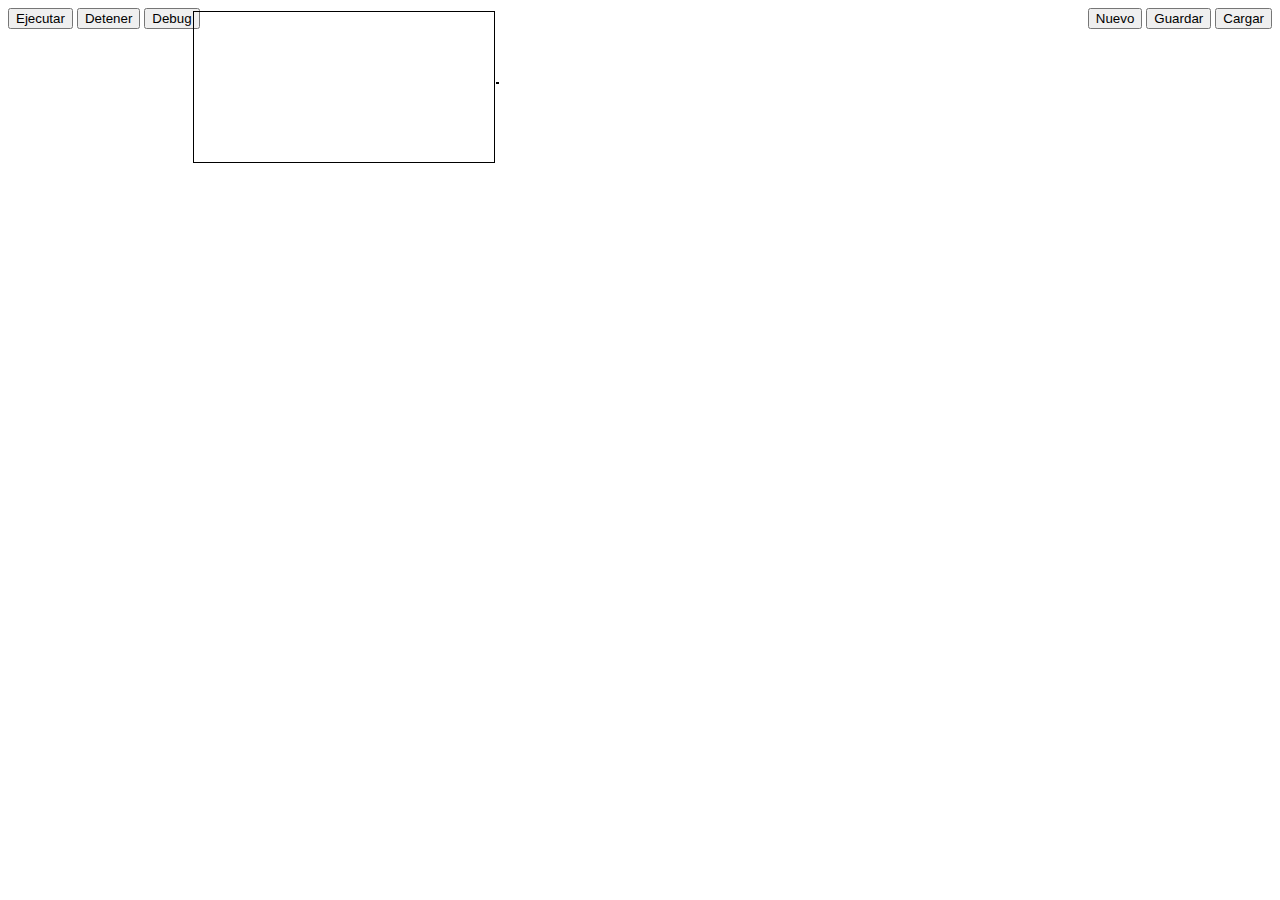
<file: index.html>
<!DOCTYPE html>
<html>

<head>
  <meta charset="utf-8">
  <title>milanator</title>
  <link rel="icon" href="src/favicon.ico">

  <!-- Scripts de inicialización -->
  <script>
  // Si compilamos la versión sin comprimir, esto pasa a valer falso y
    // en lugar de agregar los scripts _compressed, se agregan los _uncompressed.
    const version_comprimida = false;
  </script>
  <script src="src/mila.js"></script>
  <script src="src/canvas.js"></script>
  <script src="src/interprete.js"></script>
  <script src="src/blockly.js"></script>

  <!-- Intérprete -->
  <script src="src/acorn_interpreter.js"></script>

  <!-- Submódulos -->
  <script src="clock/clock.js"></script>

  <!-- Hoja de estilos -->
  <link rel="stylesheet" href="src/mila.css" media="screen,projection">
</head>

<body>
  <!-- Barra superior de navegación (onda menú) -->
  <div id="navegacion-izquierda" style="float:left;">
    <button id="botonEjecutar" onclick="Mila.ejecutar();">Ejecutar</button>
    <button id="botonDetener" onclick="Mila.detener();">Detener</button>
    <button id="botonDebug" onclick="Mila.debug();">Debug</button>
  </div>
  <div id="navegacion-derecha" style="float:right;">
    <button id="botonNuevo" onclick="Mila.Blockly.nuevo(Mila.workspace);">Nuevo</button>
    <button id="botonGuardar" onclick="Mila.Blockly.exportar(Mila.workspace, prompt('Nombre:'));">Guardar</button>
    <button id="botonCargar" onclick="Mila.Blockly.importar(Mila.workspace);">Cargar</button>
  </div>

  <table><tr><td>
    <!-- Canvas -->
    <canvas id="canvas"></canvas>
  </td><td>
    <!-- Area para Blockly -->
    <div id="blockly"></div>
  </td></tr></table>
</body>

</html>
</file>
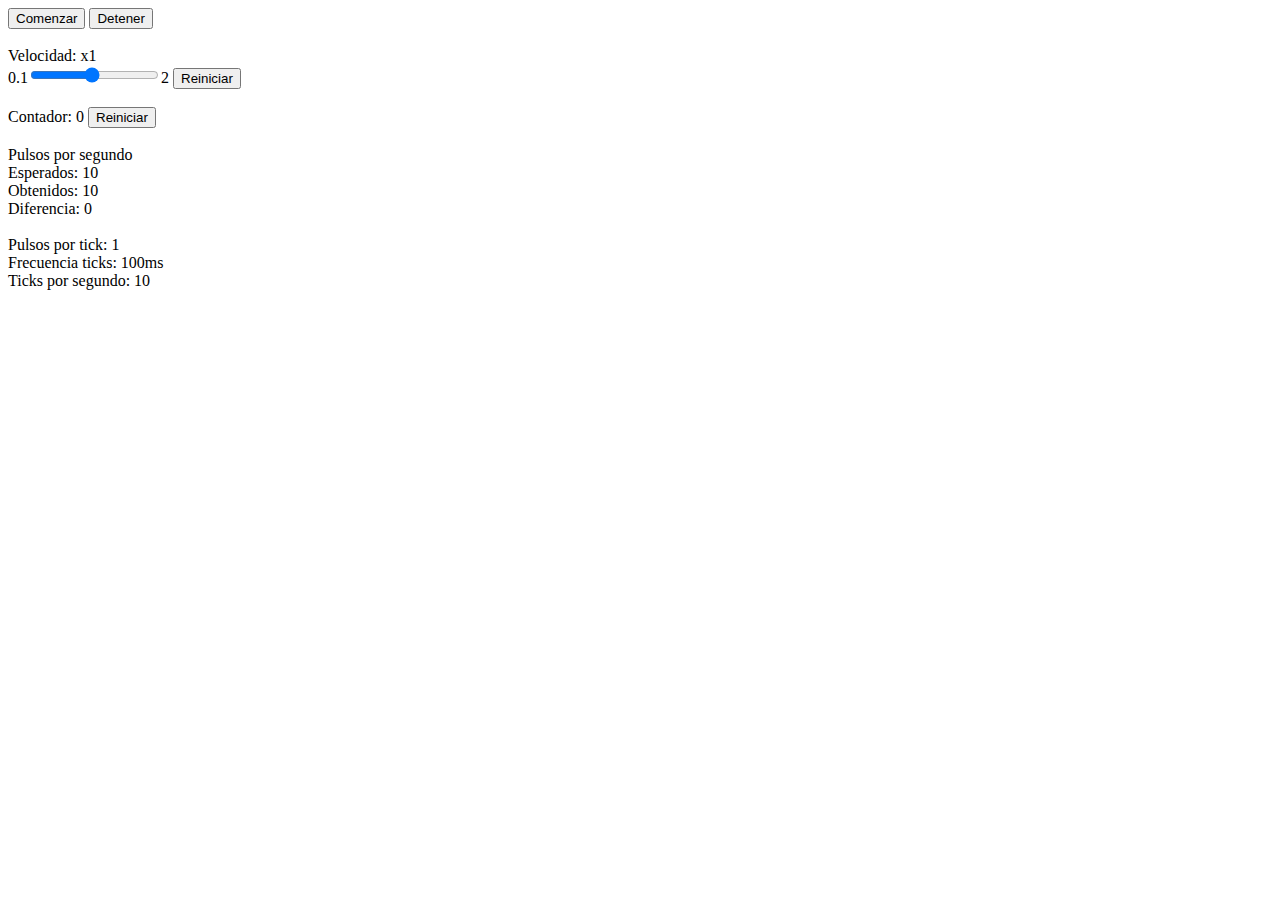
<file: clock/index.html>
<html>
  <head>
    <script src="slider.js"></script>
    <script src="clock.js"></script>

    <script>
      let n = 0;
      const GRANULARIDAD = 1;
      const MAX_INICIAL = 2;
      const INTERVALO_INICIAL = 100;
      const MINIMO_INTERVALO = 10;
      let slider;

      const inicializar = function() {
        CLOCK.crear(INTERVALO_INICIAL, MINIMO_INTERVALO, GRANULARIDAD);
        slider = SLIDER.nuevo({
          placeholderId: 'sliderPlaceholder',
          valorInicial: CLOCK.ESCALA,
          maximoInicial: MAX_INICIAL * CLOCK.ESCALA,
          maximoMaximo: INTERVALO_INICIAL * CLOCK.ESCALA,
          paso: CLOCK.ESCALA,
          funcion: cambiarVelocidad
        });
      };

      const comenzar = function() {
        CLOCK.iniciar(function() {
          n++;
          document.getElementById('contador').innerHTML = n;
        })
      };

      const detener = function() {
        CLOCK.detener();
      };

      const reiniciarVelocidad = function() {
        slider.reiniciar();
      };

      const reiniciarContador = function() {
        n = 0;
        document.getElementById('contador').innerHTML = 0;
      };

      const cambiarVelocidad = function(valor) {
        let indicador = Math.floor(valor);
        CLOCK.setearVelocidad(indicador);
        let frecuencia = CLOCK.velocidad.intervalo;
        document.getElementById('freq').innerHTML = frecuencia;
        let pulsosPorTick = CLOCK.velocidad.pulsosPorTick;
        document.getElementById('ppt').innerHTML = pulsosPorTick;
        let ppsEsperados = (indicador*1000/CLOCK.ESCALA) / INTERVALO_INICIAL;
        document.getElementById('ppsE').innerHTML = ppsEsperados;
        let ppsObtenidos = pulsosPorTick*1000 / frecuencia;
        if (!Number.isInteger(ppsObtenidos)) { ppsObtenidos = ppsObtenidos.toFixed(GRANULARIDAD); }
        document.getElementById('ppsO').innerHTML = ppsObtenidos;
        let ticksPorSegundo = 1000 / frecuencia;
        if (!Number.isInteger(ticksPorSegundo)) { ticksPorSegundo = ticksPorSegundo.toFixed(GRANULARIDAD); }
        document.getElementById('tps').innerHTML = ticksPorSegundo;
        let diferencia = ppsEsperados - ppsObtenidos;
        if (!Number.isInteger(diferencia)) { diferencia = diferencia.toFixed(GRANULARIDAD); }
        document.getElementById('diff').innerHTML = diferencia;
      };

      window.addEventListener('load', inicializar);
    </script>
  </head>
  <body>
    <button onclick="comenzar();">Comenzar</button>
    <button onclick="detener();">Detener</button>

    <br><br>

    Velocidad:
    x<span id="sliderPlaceholder"></span>
    <button onclick="reiniciarVelocidad();">Reiniciar</button>

    <br><br>

    Contador: <span id="contador">0</span>
    <button onclick="reiniciarContador();">Reiniciar</button>

    <br><br>

    Pulsos por segundo
    <br>
    Esperados: <span id="ppsE"></span>
    <br>
    Obtenidos: <span id="ppsO"></span>
    <br>
    Diferencia: <span id="diff"></span>

    <br><br>

    Pulsos por tick: <span id="ppt"></span>
    <br>
    Frecuencia ticks: <span id="freq"></span>ms
    <br>
    Ticks por segundo: <span id="tps"></span>
  </body>
</html>
</file>
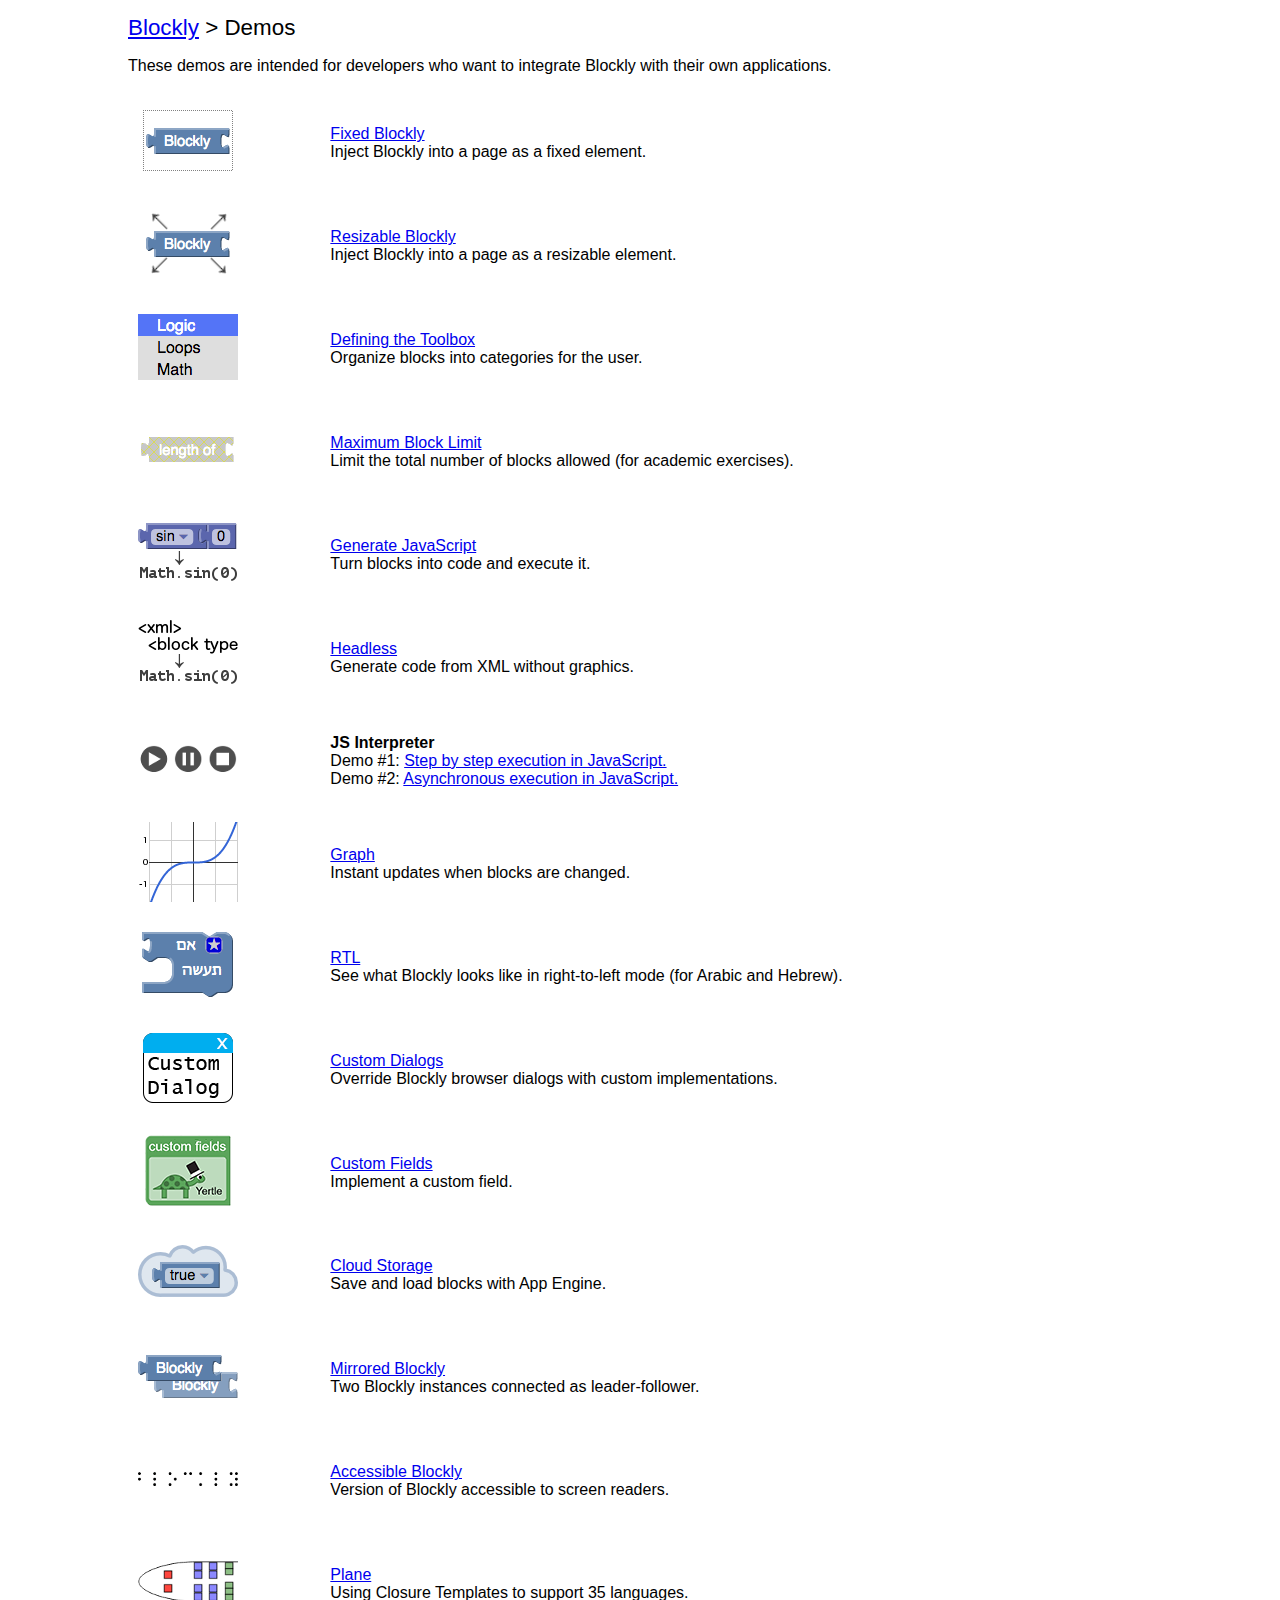
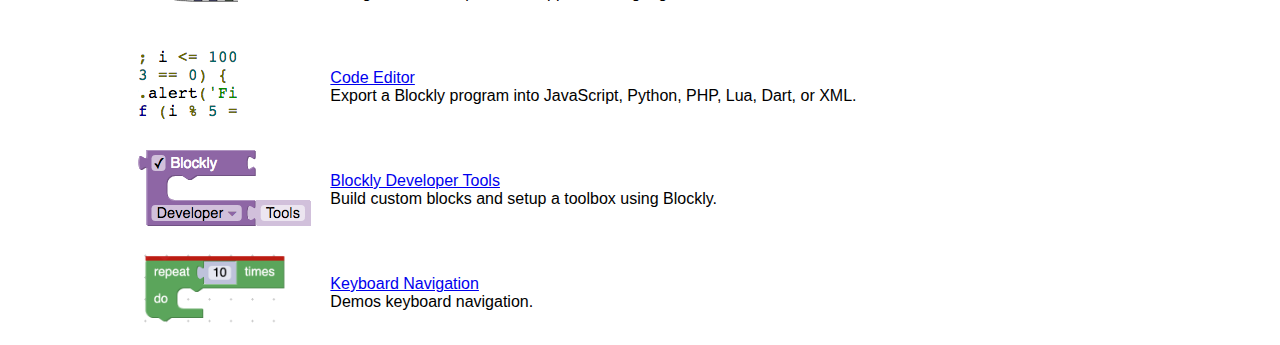
<file: blockly/demos/index.html>
<!DOCTYPE html>
<html>
<head>
  <meta charset="utf-8">
  <title>Blockly Demos</title>
  <style>
    body {
      margin: 0 10%;
      background-color: #fff;
      font-family: sans-serif;
    }
    h1 {
      font-weight: normal;
      font-size: 140%;
    }
    td {
      padding: 1ex;
    }
    img {
      border: none;
    }
  </style>
</head>
<body>
  <h1><a href="https://developers.google.com/blockly/">Blockly</a> &gt; Demos</h1>

  <p>These demos are intended for developers who want to integrate Blockly with
  their own applications.</p>

  <table>
    <tr>
      <td>
        <a href="fixed/index.html">
          <img src="fixed/icon.png" height=80 width=100>
        </a>
      </td>
      <td>
        <div><a href="fixed/index.html">Fixed Blockly</a></div>
        <div>Inject Blockly into a page as a fixed element.</div>
      </td>
    </tr>

    <tr>
      <td>
        <a href="resizable/index.html">
          <img src="resizable/icon.png" height=80 width=100>
        </a>
      </td>
      <td>
        <div><a href="resizable/index.html">Resizable Blockly</a></div>
        <div>Inject Blockly into a page as a resizable element.</div>
      </td>
    </tr>

    <tr>
      <td>
        <a href="toolbox/index.html">
          <img src="toolbox/icon.png" height=80 width=100>
        </a>
      </td>
      <td>
        <div><a href="toolbox/index.html">Defining the Toolbox</a></div>
        <div>Organize blocks into categories for the user.</div>
      </td>
    </tr>

    <tr>
      <td>
        <a href="maxBlocks/index.html">
          <img src="maxBlocks/icon.png" height=80 width=100>
        </a>
      </td>
      <td>
        <div><a href="maxBlocks/index.html">Maximum Block Limit</a></div>
        <div>Limit the total number of blocks allowed (for academic exercises).</div>
      </td>
    </tr>

    <tr>
      <td>
        <a href="generator/index.html">
          <img src="generator/icon.png" height=80 width=100>
        </a>
      </td>
      <td>
        <div><a href="generator/index.html">Generate JavaScript</a></div>
        <div>Turn blocks into code and execute it.</div>
      </td>
    </tr>

    <tr>
      <td>
        <a href="headless/index.html">
          <img src="headless/icon.png" height=80 width=100>
        </a>
      </td>
      <td>
        <div><a href="headless/index.html">Headless</a></div>
        <div>Generate code from XML without graphics.</div>
      </td>
    </tr>

    <tr>
      <td>
        <a href="interpreter/index.html">
          <img src="interpreter/icon.png" height=80 width=100>
        </a>
      </td>
      <td>
        <div style="font-weight: bold">JS Interpreter</div>
        <div>Demo #1: <a href="interpreter/step-execution.html">Step by step execution in JavaScript.</a></div>
        <div>Demo #2: <a href="interpreter/async-execution.html">Asynchronous execution in JavaScript.</a></div>
      </td>
    </tr>

    <tr>
      <td>
        <a href="graph/index.html">
          <img src="graph/icon.png" height=80 width=100>
        </a>
      </td>
      <td>
        <div><a href="graph/index.html">Graph</a></div>
        <div>Instant updates when blocks are changed.</div>
      </td>
    </tr>

    <tr>
      <td>
        <a href="rtl/index.html">
          <img src="rtl/icon.png" height=80 width=100>
        </a>
      </td>
      <td>
        <div><a href="rtl/index.html">RTL</a></div>
        <div>See what Blockly looks like in right-to-left mode (for Arabic and Hebrew).</div>
      </td>
    </tr>

    <tr>
      <td>
        <a href="custom-dialogs/index.html">
          <img src="custom-dialogs/icon.png" height=80 width=100>
        </a>
      </td>
      <td>
        <div><a href="custom-dialogs/index.html">Custom Dialogs</a></div>
        <div>Override Blockly browser dialogs with custom implementations.</div>
      </td>
    </tr>

    <tr>
      <td>
        <a href="custom-fields/index.html">
          <img src="custom-fields/turtle/icon.png" height=80 width=100>
        </a>
      </td>
      <td>
        <div><a href="custom-fields/index.html">Custom Fields</a></div>
        <div>Implement a custom field.</div>
      </td>
    </tr>

    <tr>
      <td>
        <a href="storage/index.html">
          <img src="storage/icon.png" height=80 width=100>
        </a>
      </td>
      <td>
        <div><a href="storage/index.html">Cloud Storage</a></div>
        <div>Save and load blocks with App Engine.</div>
      </td>
    </tr>

    <tr>
      <td>
        <a href="mirror/index.html">
          <img src="mirror/icon.png" height=80 width=100>
        </a>
      </td>
      <td>
        <div><a href="mirror/index.html">Mirrored Blockly</a></div>
        <div>Two Blockly instances connected as leader-follower.</div>
      </td>
    </tr>

    <tr>
      <td>
        <a href="accessible/index.html">
          <img src="accessible/icon.png" height=80 width=100>
        </a>
      </td>
      <td>
        <div><a href="accessible/index.html">Accessible Blockly</a></div>
        <div>Version of Blockly accessible to screen readers.</div>
      </td>
    </tr>

    <tr>
      <td>
        <a href="plane/index.html">
          <img src="plane/icon.png" height=80 width=100>
        </a>
      </td>
      <td>
        <div><a href="plane/index.html">Plane</a></div>
        <div>Using Closure Templates to support 35 languages.</div>
      </td>
    </tr>

    <tr>
      <td>
        <a href="code/index.html">
          <img src="code/icon.png" height=80 width=100>
        </a>
      </td>
      <td>
        <div><a href="code/index.html">Code Editor</a></div>
        <div>Export a Blockly program into JavaScript, Python, PHP, Lua, Dart, or XML.</div>
      </td>
    </tr>

    <tr>
      <td>
        <a href="blockfactory/index.html">
          <img src="blockfactory/icon.png" height=80 width=173>
        </a>
      </td>
      <td>
        <div><a href="blockfactory/index.html">Blockly Developer Tools</a></div>
        <div>Build custom blocks and setup a toolbox using Blockly.</div>
      </td>
    </tr>
    <tr>
      <td>
        <a href="keyboard_nav/index.html">
          <img src="keyboard_nav/icon.png" height=80 width=150>
        </a>
      </td>
      <td>
        <div><a href="keyboard_nav/index.html">Keyboard Navigation</a></div>
        <div>Demos keyboard navigation.</div>
      </td>
    </tr>
  </table>
</body>
</html>
</file>
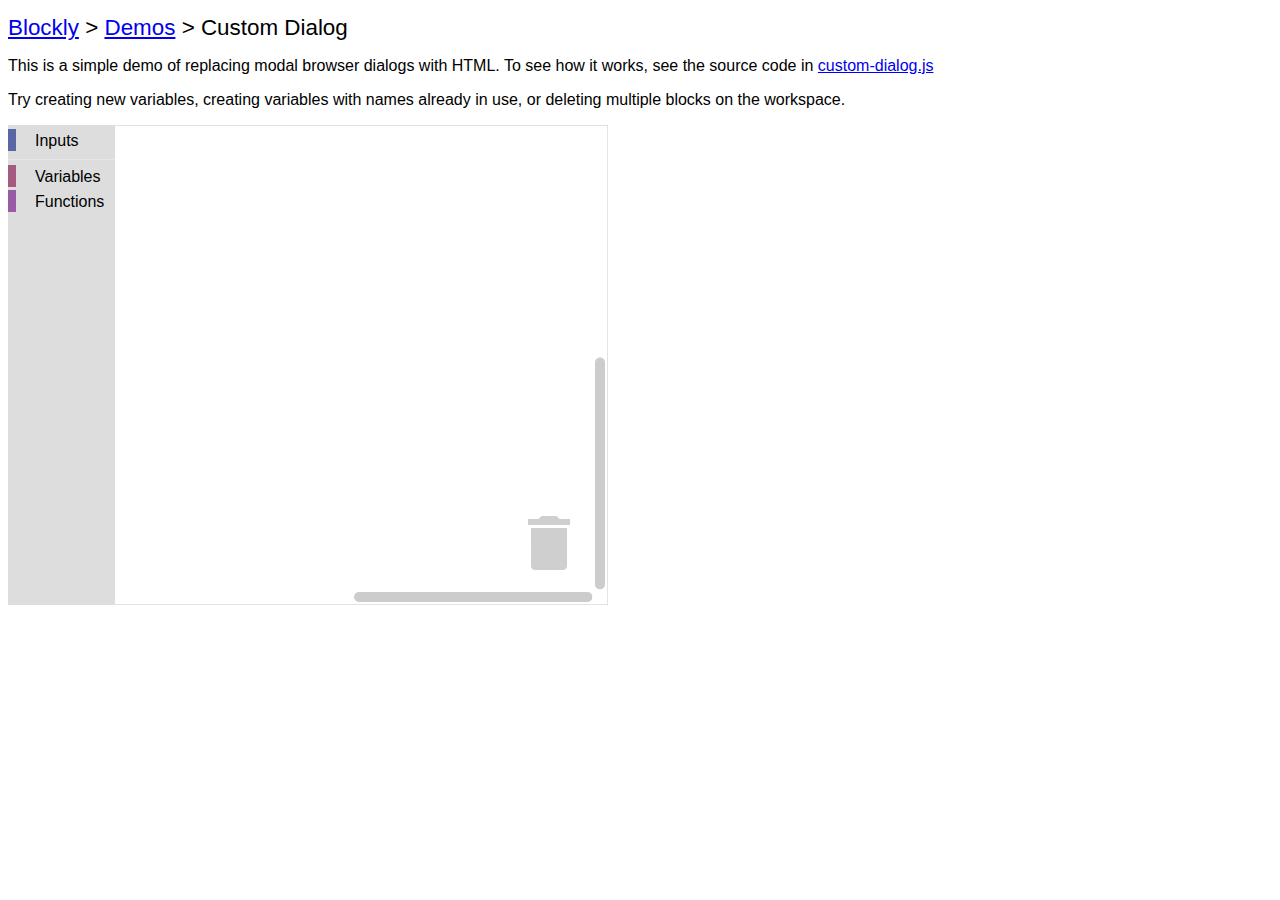
<file: blockly/demos/custom-dialogs/index.html>
<!DOCTYPE html>
<html>
<head>
  <meta charset="utf-8">
  <title>Blockly Demo: Custom Dialog</title>
  <script src="../../blockly_compressed.js"></script>
  <script src="../../blocks_compressed.js"></script>
  <script src="../../msg/js/en.js"></script>
  <style>
    body {
      background-color: #fff;
      font-family: sans-serif;
    }
    h1 {
      font-weight: normal;
      font-size: 140%;
    }
  </style>
</head>
<body>
  <h1><a href="https://developers.google.com/blockly/">Blockly</a> &gt;
    <a href="../index.html">Demos</a> &gt; Custom Dialog</h1>

  <p>This is a simple demo of replacing modal browser dialogs with HTML.
     To see how it works, see the source code in
     <a href="custom-dialog.js">custom-dialog.js</a>
  </p>

  <p>Try creating new variables, creating variables with names already in
     use, or deleting multiple blocks on the workspace.
  </p>

  <div id="blocklyDiv" style="height: 480px; width: 600px;"></div>

  <xml xmlns="https://developers.google.com/blockly/xml" id="toolbox" style="display: none">
    <category name="Inputs" colour="%{BKY_MATH_HUE}">
      <block type="math_number" gap="32">
        <field name="NUM">123</field>
      </block>
      <block type="text"></block>
      <block type="text_prompt_ext">
        <value name="TEXT">
          <shadow type="text">
            <field name="TEXT">abc</field>
          </shadow>
        </value>
      </block>
    </category>
    <sep></sep>
    <category name="Variables" colour="%{BKY_VARIABLES_HUE}" custom="VARIABLE"></category>
    <category name="Functions" colour="%{BKY_PROCEDURES_HUE}" custom="PROCEDURE"></category>
  </xml>

  <script>
    var demoWorkspace = Blockly.inject('blocklyDiv',
        {media: '../../media/',
         toolbox: document.getElementById('toolbox')});
  </script>
  <script src="custom-dialog.js"></script>

</body>
</html>
</file>
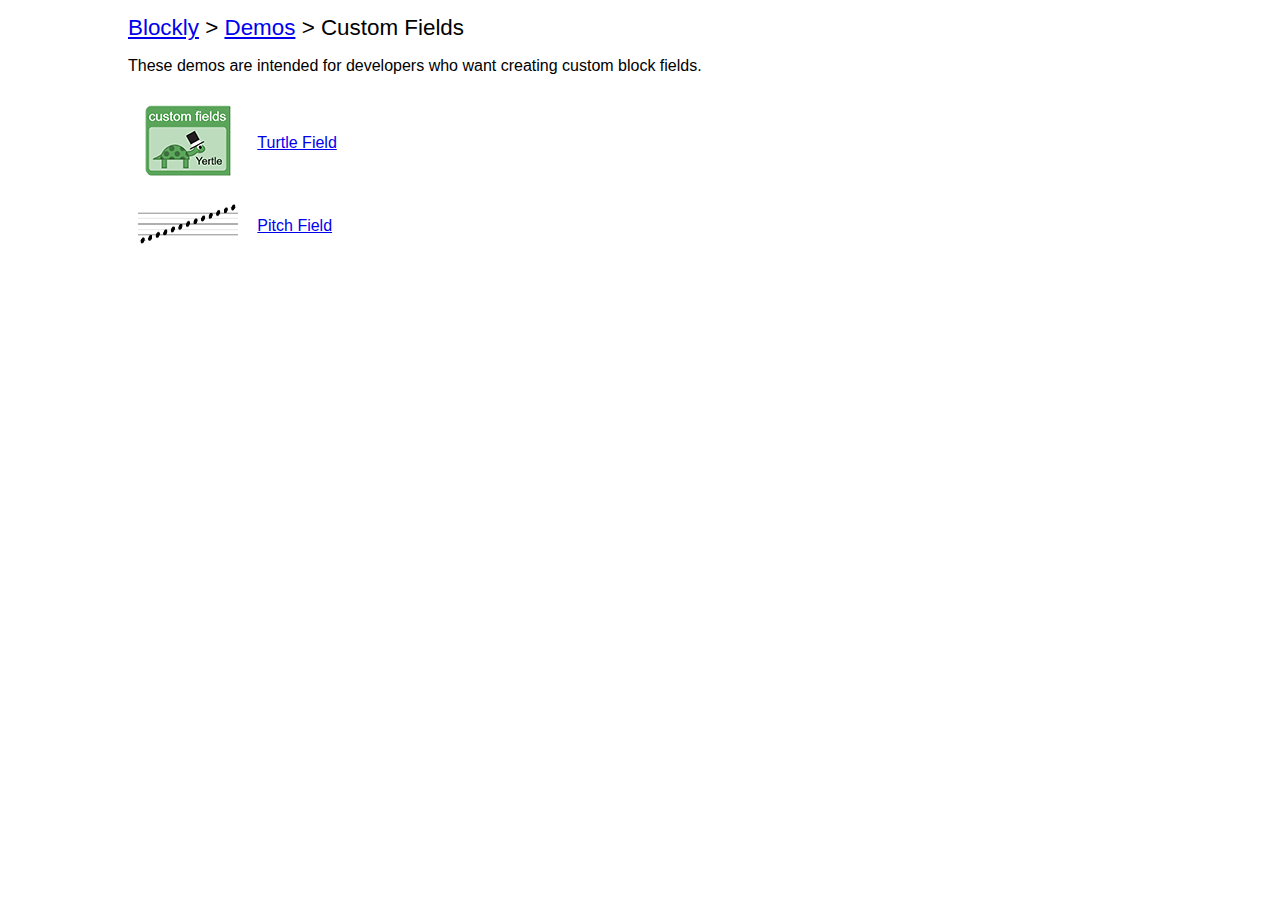
<file: blockly/demos/custom-fields/index.html>
<!DOCTYPE html>
<html>
<head>
  <meta charset="utf-8">
  <title>Blockly Demo: Custom Fields</title>
  <style>
    body {
      margin: 0 10%;
      background-color: #fff;
      font-family: sans-serif;
    }
    h1 {
      font-weight: normal;
      font-size: 140%;
    }
    td {
      padding: 1ex;
    }
    img {
      border: none;
    }
  </style>
</head>
<body>
  <h1><a href="https://developers.google.com/blockly/">Blockly</a> &gt;
    <a href="../index.html">Demos</a> &gt; Custom Fields</h1>

  <p>These demos are intended for developers who want creating custom block fields.</p>

  <table>
    <tr>
      <td>
        <a href="turtle/index.html">
          <img src="turtle/icon.png" height=80 width=100>
        </a>
      </td>
      <td>
        <div><a href="turtle/index.html">Turtle Field</a></div>
      </td>
    </tr>

    <tr>
      <td>
        <a href="pitch/index.html">
          <img src="pitch/media/notes.png" height=40 width=100>
        </a>
      </td>
      <td>
        <div><a href="pitch/index.html">Pitch Field</a></div>
      </td>
    </tr>
  </table>
</body>
</html>
</file>
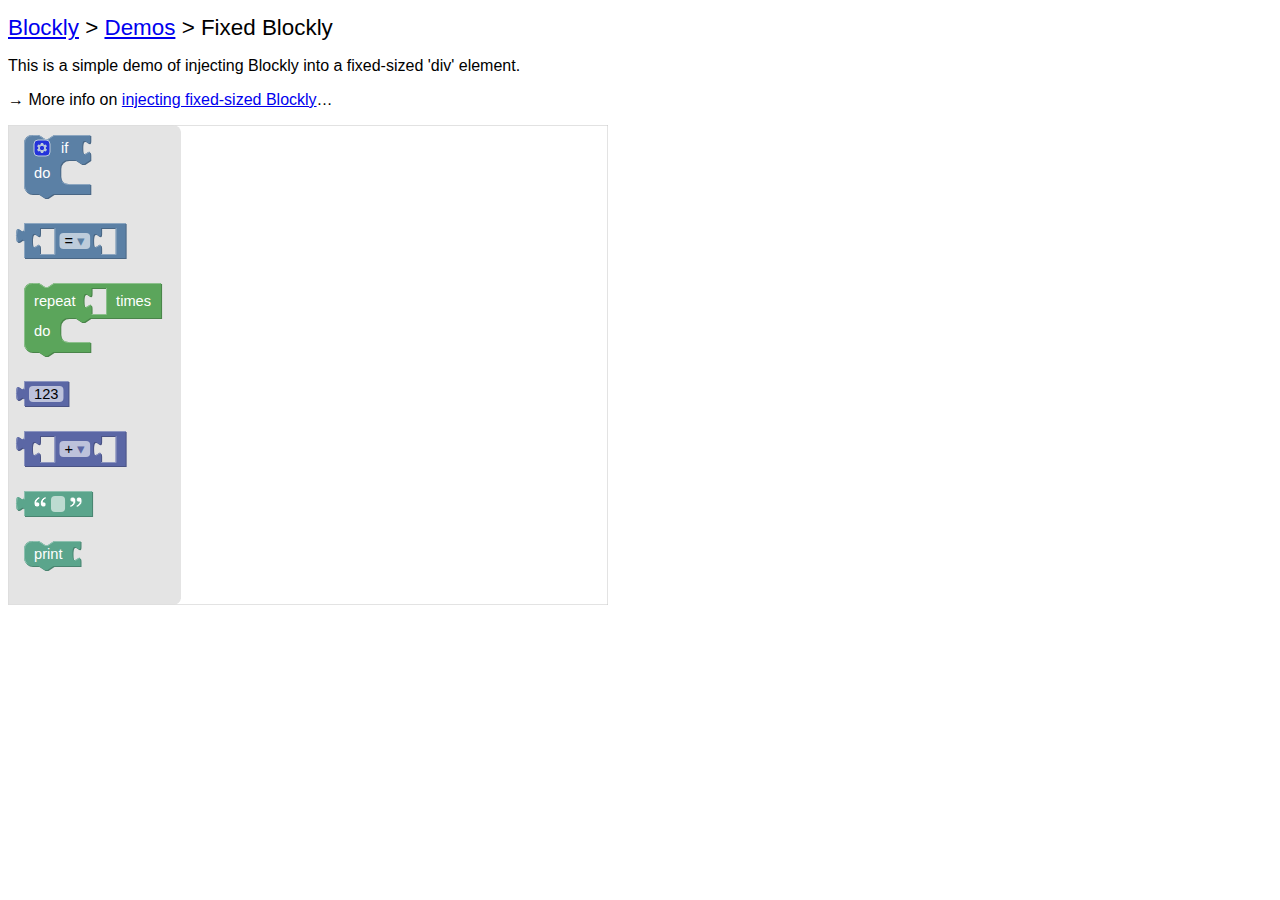
<file: blockly/demos/fixed/index.html>
<!DOCTYPE html>
<html>
<head>
  <meta charset="utf-8">
  <title>Blockly Demo: Fixed Blockly</title>
  <script src="../../blockly_compressed.js"></script>
  <script src="../../blocks_compressed.js"></script>
  <script src="../../msg/js/en.js"></script>
  <style>
    body {
      background-color: #fff;
      font-family: sans-serif;
    }
    h1 {
      font-weight: normal;
      font-size: 140%;
    }
  </style>
</head>
<body>
  <h1><a href="https://developers.google.com/blockly/">Blockly</a> &gt;
    <a href="../index.html">Demos</a> &gt; Fixed Blockly</h1>

  <p>This is a simple demo of injecting Blockly into a fixed-sized 'div' element.</p>

  <p>&rarr; More info on <a href="https://developers.google.com/blockly/guides/configure-blockly/web/fixed-size">injecting fixed-sized Blockly</a>&hellip;</p>

  <div id="blocklyDiv" style="height: 480px; width: 600px;"></div>

  <xml xmlns="https://developers.google.com/blockly/xml" id="toolbox" style="display: none">
    <block type="controls_if"></block>
    <block type="logic_compare"></block>
    <block type="controls_repeat_ext"></block>
    <block type="math_number">
      <field name="NUM">123</field>
    </block>
    <block type="math_arithmetic"></block>
    <block type="text"></block>
    <block type="text_print"></block>
  </xml>

  <script>
    var demoWorkspace = Blockly.inject('blocklyDiv',
        {media: '../../media/',
         toolbox: document.getElementById('toolbox')});
  </script>

</body>
</html>
</file>
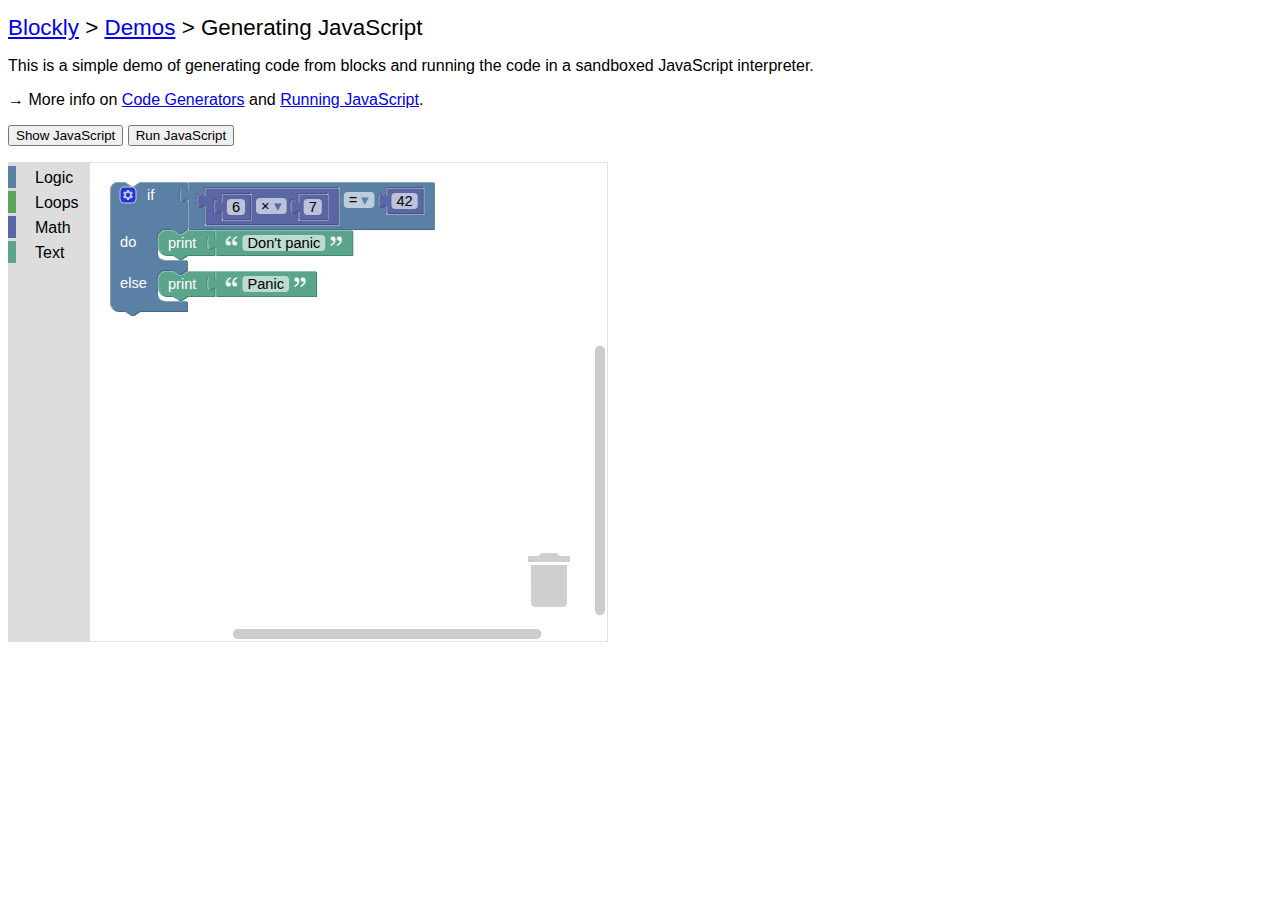
<file: blockly/demos/generator/index.html>
<!DOCTYPE html>
<html>
<head>
  <meta charset="utf-8">
  <title>Blockly Demo: Generating JavaScript</title>
  <script src="../../blockly_compressed.js"></script>
  <script src="../../blocks_compressed.js"></script>
  <script src="../../javascript_compressed.js"></script>
  <script src="../../msg/js/en.js"></script>
  <style>
    body {
      background-color: #fff;
      font-family: sans-serif;
    }
    h1 {
      font-weight: normal;
      font-size: 140%;
    }
  </style>
</head>
<body>
  <h1><a href="https://developers.google.com/blockly/">Blockly</a> &gt;
    <a href="../index.html">Demos</a> &gt; Generating JavaScript</h1>

  <p>This is a simple demo of generating code from blocks and running
  the code in a sandboxed JavaScript interpreter.</p>

  <p>&rarr; More info on <a href="https://developers.google.com/blockly/guides/configure/web/code-generators">Code Generators</a> and <a href="https://developers.google.com/blockly/guides/app-integration/running-javascript">Running JavaScript</a>.</p>

  <p>
    <button onclick="showCode()">Show JavaScript</button>
    <button onclick="runCode()">Run JavaScript</button>
  </p>

  <div id="blocklyDiv" style="height: 480px; width: 600px;"></div>

  <xml xmlns="https://developers.google.com/blockly/xml" id="toolbox" style="display: none">
    <category name="Logic" colour="%{BKY_LOGIC_HUE}">
      <block type="controls_if"></block>
      <block type="logic_compare"></block>
      <block type="logic_operation"></block>
      <block type="logic_negate"></block>
      <block type="logic_boolean"></block>
    </category>
    <category name="Loops" colour="%{BKY_LOOPS_HUE}">
      <block type="controls_repeat_ext">
        <value name="TIMES">
          <block type="math_number">
            <field name="NUM">10</field>
          </block>
        </value>
      </block>
      <block type="controls_whileUntil"></block>
    </category>
    <category name="Math" colour="%{BKY_MATH_HUE}">
      <block type="math_number">
        <field name="NUM">123</field>
      </block>
      <block type="math_arithmetic"></block>
      <block type="math_single"></block>
    </category>
    <category name="Text" colour="%{BKY_TEXTS_HUE}">
      <block type="text"></block>
      <block type="text_length"></block>
      <block type="text_print"></block>
    </category>
  </xml>

  <xml xmlns="https://developers.google.com/blockly/xml" id="startBlocks" style="display: none">
    <block type="controls_if" inline="false" x="20" y="20">
      <mutation else="1"></mutation>
      <value name="IF0">
        <block type="logic_compare" inline="true">
          <field name="OP">EQ</field>
          <value name="A">
            <block type="math_arithmetic" inline="true">
              <field name="OP">MULTIPLY</field>
              <value name="A">
                <block type="math_number">
                  <field name="NUM">6</field>
                </block>
              </value>
              <value name="B">
                <block type="math_number">
                  <field name="NUM">7</field>
                </block>
              </value>
            </block>
          </value>
          <value name="B">
            <block type="math_number">
              <field name="NUM">42</field>
            </block>
          </value>
        </block>
      </value>
      <statement name="DO0">
        <block type="text_print" inline="false">
          <value name="TEXT">
            <block type="text">
              <field name="TEXT">Don't panic</field>
            </block>
          </value>
        </block>
      </statement>
      <statement name="ELSE">
        <block type="text_print" inline="false">
          <value name="TEXT">
            <block type="text">
              <field name="TEXT">Panic</field>
            </block>
          </value>
        </block>
      </statement>
    </block>
  </xml>

  <script>
    var demoWorkspace = Blockly.inject('blocklyDiv',
        {media: '../../media/',
         toolbox: document.getElementById('toolbox')});
    Blockly.Xml.domToWorkspace(document.getElementById('startBlocks'),
                               demoWorkspace);

    function showCode() {
      // Generate JavaScript code and display it.
      Blockly.JavaScript.INFINITE_LOOP_TRAP = null;
      var code = Blockly.JavaScript.workspaceToCode(demoWorkspace);
      alert(code);
    }

    function runCode() {
      // Generate JavaScript code and run it.
      window.LoopTrap = 1000;
      Blockly.JavaScript.INFINITE_LOOP_TRAP =
          'if (--window.LoopTrap == 0) throw "Infinite loop.";\n';
      var code = Blockly.JavaScript.workspaceToCode(demoWorkspace);
      Blockly.JavaScript.INFINITE_LOOP_TRAP = null;
      try {
        eval(code);
      } catch (e) {
        alert(e);
      }
    }
  </script>

</body>
</html>
</file>
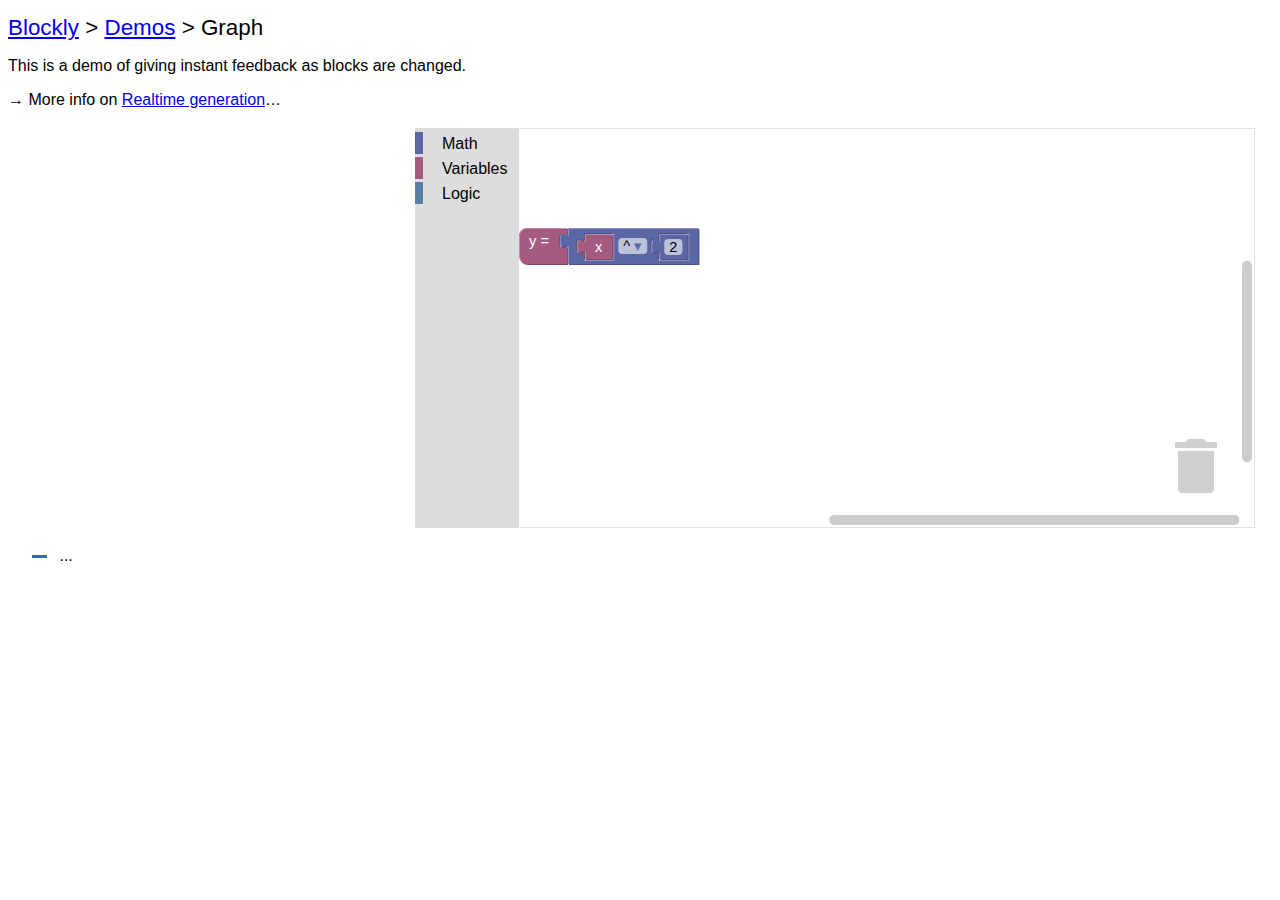
<file: blockly/demos/graph/index.html>
<!DOCTYPE html>
<html>
<head>
  <meta charset="utf-8">
  <title>Blockly Demo: Graph</title>
  <script src="https://www.google.com/jsapi"></script>
  <script src="../../blockly_compressed.js"></script>
  <script src="../../blocks_compressed.js"></script>
  <script src="../../javascript_compressed.js"></script>
  <script src="../../msg/js/en.js"></script>
  <style>
    body {
      background-color: #fff;
      font-family: sans-serif;
    }
    h1 {
      font-weight: normal;
      font-size: 140%;
    }
    #funcText {
      margin-top: 1em;
      margin-left: 1.5em;
      font-family: sans-serif;
    }
    #funcText>img {
      height: 3px;
      width: 15px;
      vertical-align: middle;
      margin-right: .5em;
    }
    #y1 {
      background-color: #36c;
    }
  </style>
</head>
<body>
  <h1><a href="https://developers.google.com/blockly/">Blockly</a> &gt;
    <a href="../index.html">Demos</a> &gt; Graph</h1>

  <p>This is a demo of giving instant feedback as blocks are changed.</p>

  <p>&rarr; More info on <a href="https://developers.google.com/blockly/guides/configure/web/code-generators#generating_code">Realtime generation</a>&hellip;</p>

  <table>
    <tr>
      <td>
        <div id="visualization" style="width: 400px"></div>
      </td>
      <td>
        <div id="blocklyDiv" style="height: 400px"></div>
      </td>
    </tr>
  </table>

  <div id="funcText">
    <img id="y1" src="../../media/1x1.gif">
    ...
  </div>

  <xml xmlns="https://developers.google.com/blockly/xml" id="toolbox" style="display: none">
    <category name="Math" colour="%{BKY_MATH_HUE}">
      <block type="math_number">
        <field name="NUM">123</field>
      </block>
      <block type="math_arithmetic">
        <value name="A">
          <shadow type="math_number">
            <field name="NUM">1</field>
          </shadow>
        </value>
        <value name="B">
          <shadow type="math_number">
            <field name="NUM">1</field>
          </shadow>
        </value>
      </block>
      <block type="math_single">
        <value name="NUM">
          <shadow type="math_number">
            <field name="NUM">9</field>
          </shadow>
        </value>
      </block>
      <block type="math_trig">
        <value name="NUM">
          <shadow type="math_number">
            <field name="NUM">45</field>
          </shadow>
        </value>
      </block>
      <block type="math_constant"></block>
      <block type="math_number_property">
        <value name="NUMBER_TO_CHECK">
          <shadow type="math_number">
            <field name="NUM">0</field>
          </shadow>
        </value>
      </block>
      <block type="math_round">
        <value name="NUM">
          <shadow type="math_number">
            <field name="NUM">3.1</field>
          </shadow>
        </value>
      </block>
      <block type="math_modulo">
        <value name="DIVIDEND">
          <shadow type="math_number">
            <field name="NUM">64</field>
          </shadow>
        </value>
        <value name="DIVISOR">
          <shadow type="math_number">
            <field name="NUM">10</field>
          </shadow>
        </value>
      </block>
      <block type="math_constrain">
        <value name="VALUE">
          <shadow type="math_number">
            <field name="NUM">50</field>
          </shadow>
        </value>
        <value name="LOW">
          <shadow type="math_number">
            <field name="NUM">1</field>
          </shadow>
        </value>
        <value name="HIGH">
          <shadow type="math_number">
            <field name="NUM">100</field>
          </shadow>
        </value>
      </block>
      <block type="math_random_int">
        <value name="FROM">
          <shadow type="math_number">
            <field name="NUM">1</field>
          </shadow>
        </value>
        <value name="TO">
          <shadow type="math_number">
            <field name="NUM">100</field>
          </shadow>
        </value>
      </block>
      <block type="math_random_float"></block>
      <block type="math_atan2">
        <value name="X">
          <shadow type="math_number">
            <field name="NUM">1</field>
          </shadow>
        </value>
        <value name="Y">
          <shadow type="math_number">
            <field name="NUM">1</field>
          </shadow>
        </value>
      </block>
    </category>
    <category name="Variables" colour="%{BKY_VARIABLES_HUE}">
      <block type="graph_get_x"></block>
    </category>
    <category name="Logic" colour="%{BKY_LOGIC_HUE}">
      <block type="logic_compare"></block>
      <block type="logic_operation"></block>
      <block type="logic_negate"></block>
      <block type="logic_boolean"></block>
      <block type="logic_ternary"></block>
    </category>
  </xml>

  <xml xmlns="https://developers.google.com/blockly/xml" id="startBlocks" style="display: none">
    <block type="graph_set_y" deletable="false" x="100" y="100">
      <value name="VALUE">
        <block type="math_arithmetic">
          <field name="OP">POWER</field>
          <value name="A">
            <block type="graph_get_x"></block>
            <shadow type="math_number">
              <field name="NUM">1</field>
            </shadow>
          </value>
          <value name="B">
            <block type="math_number">
              <field name="NUM">2</field>
            </block>
            <shadow type="math_number">
              <field name="NUM">1</field>
            </shadow>
          </value>
        </block>
      </value>
    </block>
  </xml>

  <script>
// Load the Google Chart Tools Visualization API and the chart package.
if (typeof google == 'object') {
  google.load('visualization', '1', {packages: ['corechart']});
} else {
  alert('Unable to load Google\'s chart API.\n' +
        'Are you connected to the Internet?');
}

// Define the custom blocks and their JS generators.
Blockly.defineBlocksWithJsonArray([{
  "type": "graph_get_x",
  "message0": "x",
  "output": "Number",
  "colour": Blockly.Msg['VARIABLES_HUE'],
  "tooltip": Blockly.Msg['VARIABLES_GET_TOOLTIP'],
  "helpUrl": Blockly.Msg['VARIABLES_GET_HELPURL']
}]);

Blockly.JavaScript['graph_get_x'] = function(block) {
  // x variable getter.
  return ['x', Blockly.JavaScript.ORDER_ATOMIC];
};

Blockly.defineBlocksWithJsonArray([{
  "type": "graph_set_y",
  "message0": "y = %1",
  "args0": [
    {
      "type": "input_value",
      "name": "VALUE",
      "check": "Number"
    }
  ],
  "colour": Blockly.Msg['VARIABLES_HUE'],
  "tooltip": Blockly.Msg['VARIABLES_SET_TOOLTIP'],
  "helpUrl": Blockly.Msg['VARIABLES_SET_HELPURL']
}]);

Blockly.JavaScript['graph_set_y'] = function(block) {
  // y variable setter.
  var argument0 = Blockly.JavaScript.valueToCode(block, 'VALUE',
      Blockly.JavaScript.ORDER_ASSIGNMENT) || '';
  return 'y = ' + argument0 + ';';
};

/**
 * Create a namespace for the application.
 */
var Graph = {};

/**
 * Main Blockly workspace.
 * @type {Blockly.WorkspaceSvg}
 */
Graph.workspace = null;

/**
 * Cached copy of the function string.
 * @type {?string}
 * @private
 */
Graph.oldFormula_ = null;

/**
 * Drawing options for the Chart API.
 * @type {!Object}
 * @private
 */
Graph.options_ = {
  //curveType: 'function',
  width: 400, height: 400,
  chartArea: {left: '10%', width: '85%', height: '85%'}
};

/**
 * Visualize the graph of y = f(x) using Google Chart Tools.
 * For more documentation on Google Chart Tools, see this linechart example:
 * https://developers.google.com/chart/interactive/docs/gallery/linechart
 */
Graph.drawVisualization = function() {
  var formula = Blockly.JavaScript.workspaceToCode(Graph.workspace);
  if (formula === Graph.oldFormula_) {
    // No change in the formula, don't recompute.
    return;
  }
  Graph.oldFormula_ = formula;

  // Create and populate the data table.
  var data = google.visualization.arrayToDataTable(Graph.plot(formula));
  // Create and draw the visualization, passing in the data and options.
  new google.visualization.LineChart(document.getElementById('visualization')).
      draw(data, Graph.options_);

  // Create the "y = ..." label.  Find the relevant part of the code.
  formula = formula.substring(formula.indexOf('y = '));
  formula = formula.substring(0, formula.indexOf(';'));
  var funcText = document.getElementById('funcText');
  funcText.replaceChild(document.createTextNode(formula), funcText.lastChild);
};

/**
 * Plot points on the function y = f(x).
 * @param {string} code JavaScript code.
 * @return {!Array.<!Array>} 2D Array of points on the graph.
 */
Graph.plot = function(code) {
  // Initialize a table with two column headings.
  var table = [];
  var y;
  // TODO: Improve range and scale of graph.
  for (var x = -10; x <= 10; x = Math.round((x + 0.1) * 10) / 10) {
    try {
      eval(code);
    } catch (e) {
      y = NaN;
    }
    if (!isNaN(y)) {
      // Prevent y from being displayed inconsistently, some in decimals, some
      // in scientific notation, often when y has accumulated rounding errors.
      y = Math.round(y * Math.pow(10, 14)) / Math.pow(10, 14);
      table.push([x, y]);
    }
  }
  // Add column heading to table.
  if (table.length) {
    table.unshift(['x', 'y']);
  } else {
    // If the table is empty, add a [0, 0] row to prevent graph error.
    table.unshift(['x', 'y'], [0, 0]);
  }
  return table;
};

/**
 * Force Blockly to resize into the available width.
 */
Graph.resize = function() {
  var width = Math.max(window.innerWidth - 440, 250);
  document.getElementById('blocklyDiv').style.width = width + 'px';
  Blockly.svgResize(Graph.workspace);
};

/**
 * Initialize Blockly and the graph.  Called on page load.
 */
Graph.init = function() {
  Graph.workspace = Blockly.inject('blocklyDiv',
      {collapse: false,
       disable: false,
       media: '../../media/',
       toolbox: document.getElementById('toolbox')});
  Blockly.Xml.domToWorkspace(document.getElementById('startBlocks'),
                             Graph.workspace);
  Graph.workspace.clearUndo();

  // When Blockly changes, update the graph.
  Graph.workspace.addChangeListener(Graph.drawVisualization);
  Graph.workspace.addChangeListener(Blockly.Events.disableOrphans);
  Graph.resize();
};

window.addEventListener('load', Graph.init);
window.addEventListener('resize', Graph.resize);
  </script>

</body>
</html>
</file>
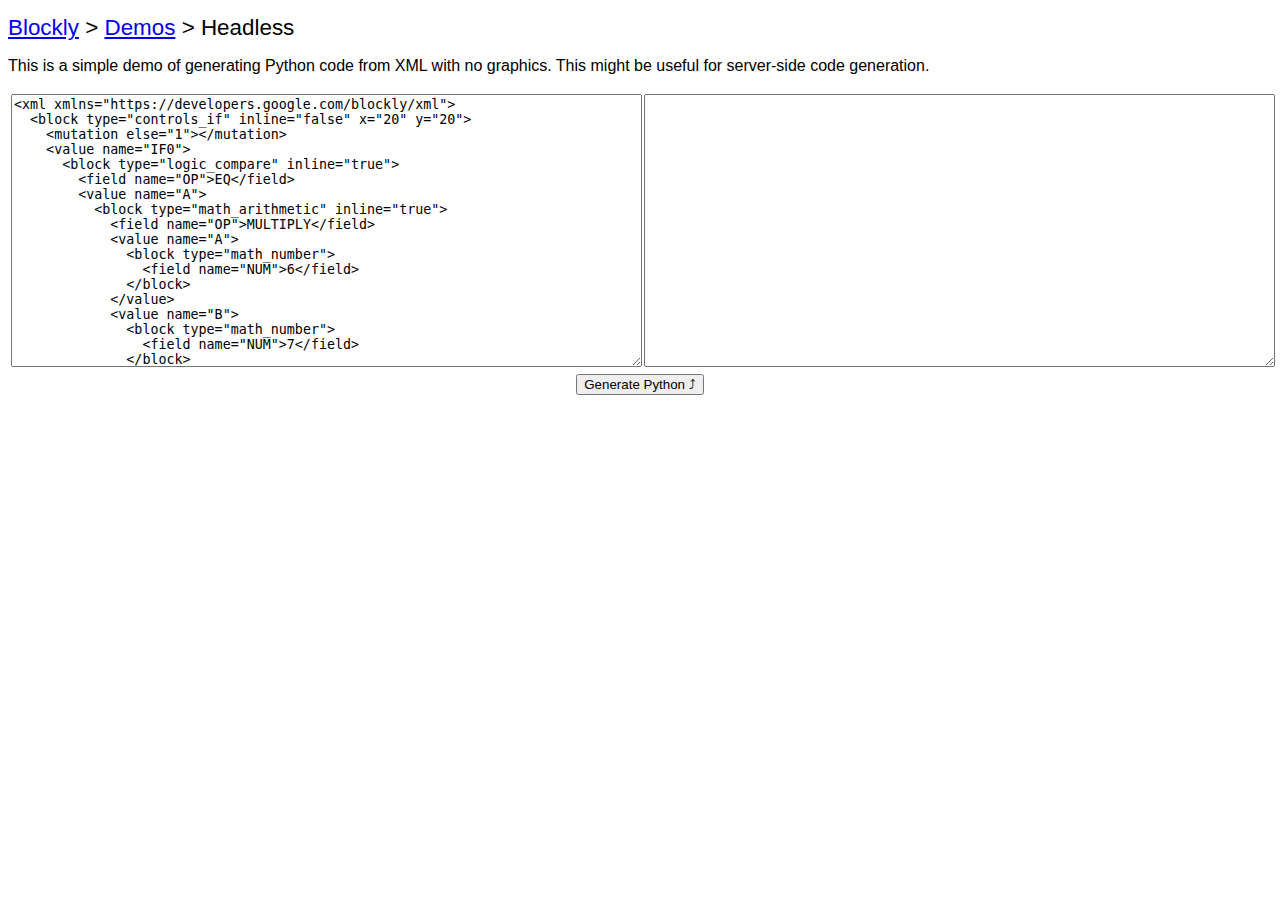
<file: blockly/demos/headless/index.html>
<!DOCTYPE html>
<html>
<head>
  <meta charset="utf-8">
  <title>Blockly Demo: Headless</title>
  <script src="../../blockly_compressed.js"></script>
  <script src="../../blocks_compressed.js"></script>
  <script src="../../python_compressed.js"></script>
  <script src="../../msg/js/en.js"></script>
  <style>
    body {
      background-color: #fff;
      font-family: sans-serif;
    }
    h1 {
      font-weight: normal;
      font-size: 140%;
    }
    td {
      vertical-align: top;
    }
    textarea {
      width: 100%;
      height: 20em;
    }
  </style>
</head>
<body>
  <h1><a href="https://developers.google.com/blockly/">Blockly</a> &gt;
    <a href="../index.html">Demos</a> &gt; Headless</h1>

  <p>This is a simple demo of generating Python code from XML with no graphics.
  This might be useful for server-side code generation.</p>

  <table style="width: 100%">
    <tr>
      <td style="width:50%">
        <textarea id="xml_input">
<xml xmlns="https://developers.google.com/blockly/xml">
  <block type="controls_if" inline="false" x="20" y="20">
    <mutation else="1"></mutation>
    <value name="IF0">
      <block type="logic_compare" inline="true">
        <field name="OP">EQ</field>
        <value name="A">
          <block type="math_arithmetic" inline="true">
            <field name="OP">MULTIPLY</field>
            <value name="A">
              <block type="math_number">
                <field name="NUM">6</field>
              </block>
            </value>
            <value name="B">
              <block type="math_number">
                <field name="NUM">7</field>
              </block>
            </value>
          </block>
        </value>
        <value name="B">
          <block type="math_number">
            <field name="NUM">42</field>
          </block>
        </value>
      </block>
    </value>
    <statement name="DO0">
      <block type="text_print" inline="false">
        <value name="TEXT">
          <block type="text">
            <field name="TEXT">Don't panic</field>
          </block>
        </value>
      </block>
    </statement>
    <statement name="ELSE">
      <block type="text_print" inline="false">
        <value name="TEXT">
          <block type="text">
            <field name="TEXT">Panic</field>
          </block>
        </value>
      </block>
    </statement>
  </block>
</xml>
        </textarea>
      </td>
      <td>
      </td>
      <td style="width:50%">
        <textarea id="code_output" readonly></textarea>
      </td>
    </tr>
  </table>

  <div style="text-align: center">
    <button onclick="generate()">Generate Python &#10548;</button>
  </div>

  <script>
    function generate() {
      // Parse the XML into a tree.
      var xmlText = document.getElementById('xml_input').value;
      try {
        var xml = Blockly.Xml.textToDom(xmlText)
      } catch (e) {
        alert(e);
        return;
      }
      // Create a headless workspace.
      var demoWorkspace = new Blockly.Workspace();
      Blockly.Xml.domToWorkspace(xml, demoWorkspace);
      var code = Blockly.Python.workspaceToCode(demoWorkspace);
      document.getElementById('code_output').value = code;
    }
  </script>

</body>
</html>
</file>
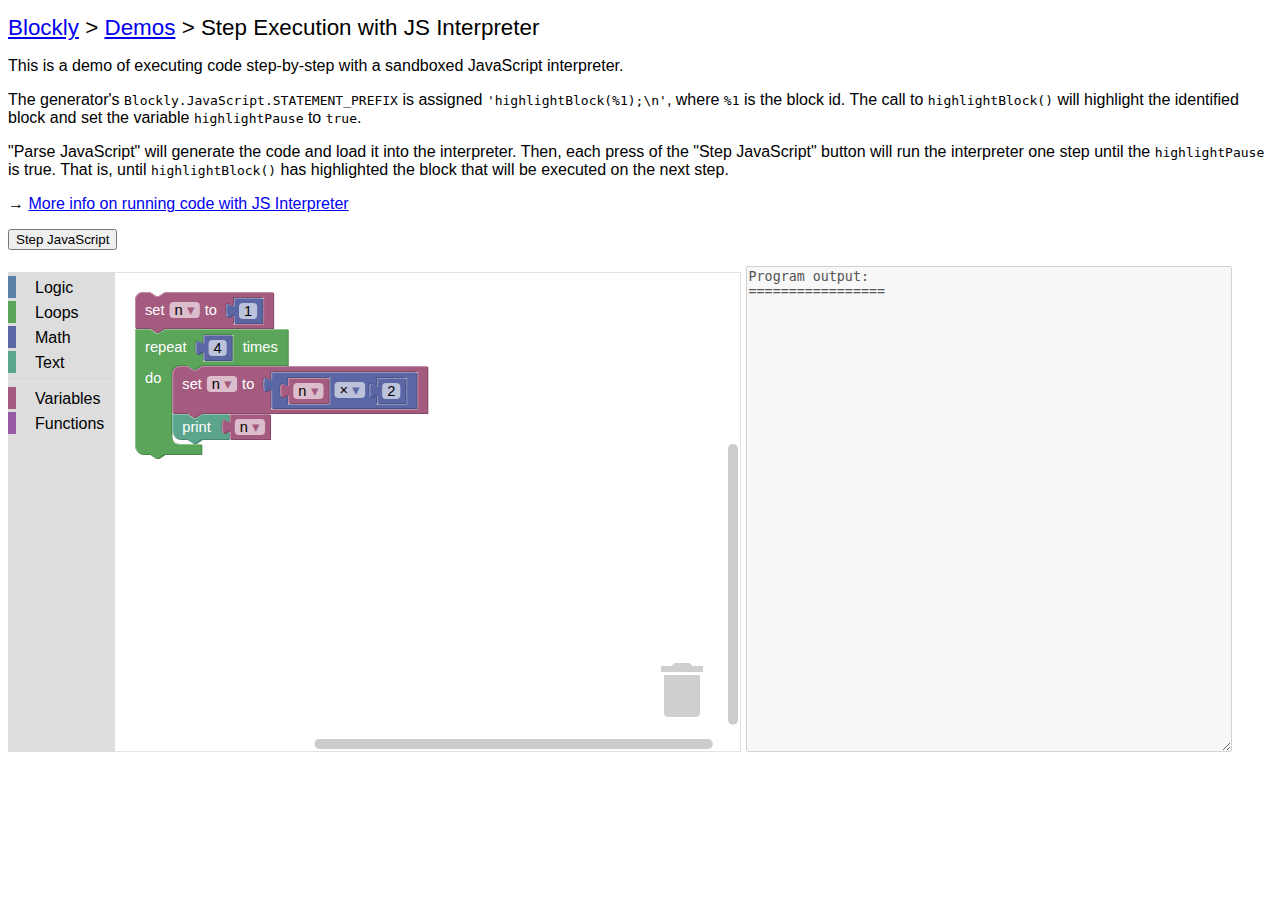
<file: blockly/demos/interpreter/index.html>
<!DOCTYPE html>
<html>
<head>
  <meta charset="utf-8"/>
  <title>Redirecting...</title>
  <meta http-equiv="refresh" content="0;URL='step-execution.html'"/>
</head>
<body>
Redirecting to <a href="step-execution.html">step execution JS-Interpreter demo</a>.
</body>
</html>
</file>
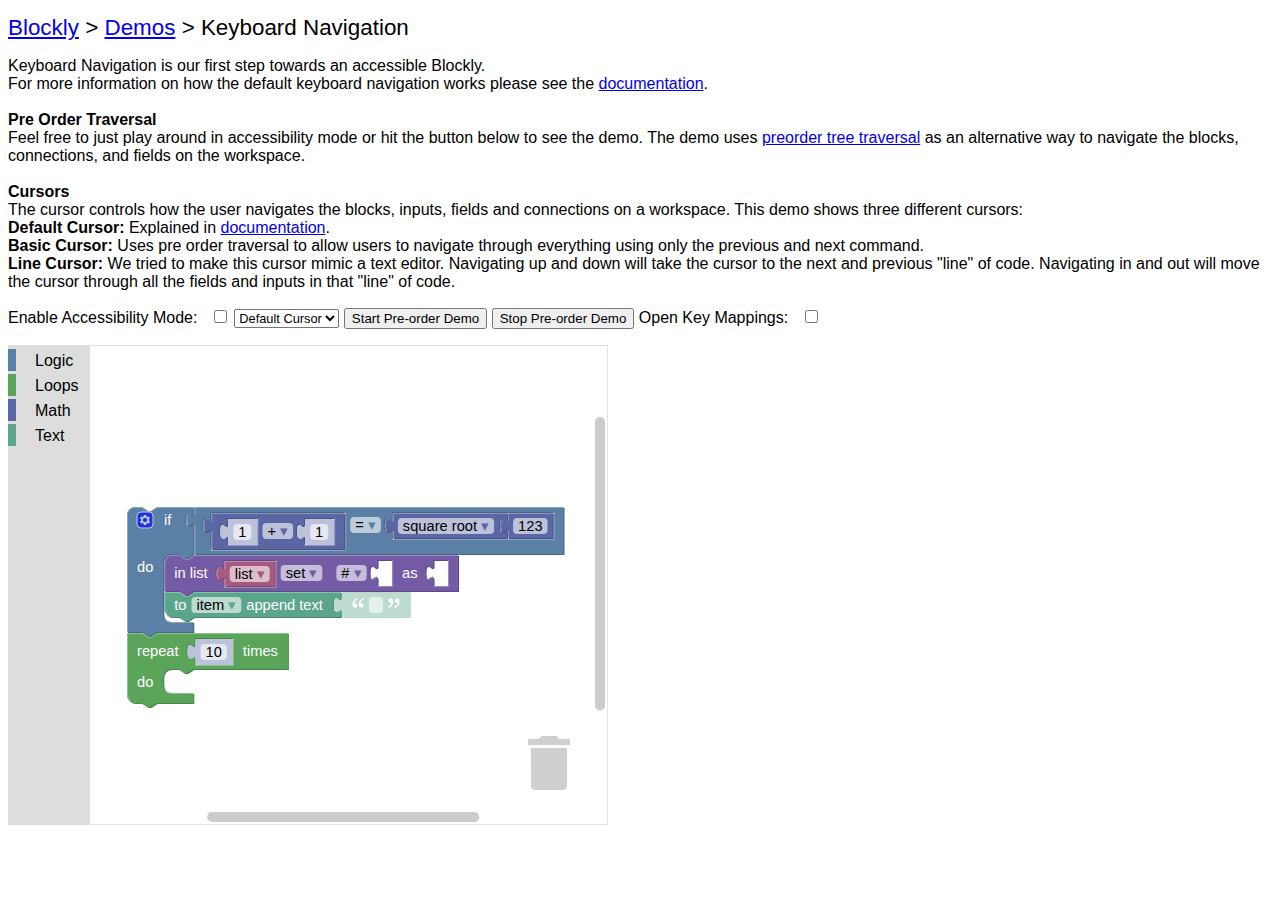
<file: blockly/demos/keyboard_nav/index.html>
<!DOCTYPE html>
<html>
<head>
  <meta charset="utf-8">
  <title>Blockly Demo: Keyboard Navigation</title>
  <script src="../../blockly_compressed.js"></script>
  <script src="../../blocks_compressed.js"></script>
  <script src="../../javascript_compressed.js"></script>
  <script src="../../msg/js/en.js"></script>
  <script src="line_cursor.js"></script>
  <style>
    body {
      background-color: #fff;
      font-family: sans-serif;
    }

    h1 {
      font-weight: normal;
      font-size: 140%;
    }
    .wrapper {
      display: flex;
    }
    #keyboard_nav {
      background-color: #ededed;
      border: 1px solid black;
      padding: 1em;
    }
    #keyboard_announce {
      font-size: 1.5em;
      font-weight: 500;
      text-align: center;
    }
    #keyboard_mappings {
      font-size: 1.3em;
      font-weight: 400;
    }
    label {
      margin-right: .5em;
      min-width: 100px;
    }
    div[data-actionname] {
      display: flex;
      width: 100%;
    }
    select {
      font-size: .8em;
    }
  </style>
</head>
<body>
  <h1><a href="https://developers.google.com/blockly/">Blockly</a> &gt;
    <a href="../index.html">Demos</a> &gt; Keyboard Navigation</h1>

  <p>Keyboard Navigation is our first step towards an accessible Blockly.<br />
  For more information on how the default keyboard navigation works please see
  the <a href="https://developers.google.com/blockly/guides/configure/web/keyboard-nav">documentation</a>.
  <br />
  <br />
  <b>Pre Order Traversal</b><br />
  Feel free to just play around in accessibility mode or hit the button below to see the demo.
  The demo uses <a href="https://en.wikipedia.org/wiki/Tree_traversal#Pre-order_(NLR)">preorder tree traversal</a>
  as an alternative way to navigate the blocks,
  connections, and fields on the workspace.<br /><br />

  <b>Cursors</b><br />
  The cursor controls how the user navigates the blocks, inputs, fields and connections on a workspace.
  This demo shows three different cursors:<br />
  <b>Default Cursor:</b> Explained in <a href="https://developers.google.com/blockly/guides/configure/web/keyboard-nav">documentation</a>.<br />
  <b>Basic Cursor:</b> Uses pre order traversal to allow users to navigate
  through everything using only the previous and next command.<br />
  <b>Line Cursor:</b> We tried to make this cursor mimic a text editor. Navigating
  up and down will take the cursor to the next and previous "line" of code.
  Navigating in and out will move the cursor through all the fields and inputs
  in that "line" of code.
  </p>

  <p>
    <label for="accessibilityModeCheck">Enable Accessibility Mode:</label>
    <input type="checkbox" onclick="toggleAccessibilityMode(this.checked)" id="accessibilityModeCheck">
    <select id="cursorChanger" name="cursor" onchange="changeCursor(this.value)">
      <option value="default">Default Cursor</option>
      <option value="basic">Basic Cursor</option>
      <option value="line">Line Cursor</option>
    </select>

    <button onclick="preOrderDemo()">Start Pre-order Demo</button>
    <button onclick="stopDemo()">Stop Pre-order Demo</button>
    <label for="displayKeyMappings">Open Key Mappings:</label>
    <input type="checkbox" onclick="toggleDisplayKeyMappings(this.checked)" id="displayKeyMappings">
  </p>

  <div class="wrapper">
    <div id="blocklyDiv" style="height: 480px; width: 600px;"></div>
    <div id="keyboard_nav" style="display:none">
      <p id="keyboard_announce" aria-live="assertive">Set key mappings below</p>
      <form id="keyboard_mappings"></form>
    </div>    
  </div>

  <xml xmlns="https://developers.google.com/blockly/xml" id="toolbox" style="display: none">
    <category name="Logic" colour="%{BKY_LOGIC_HUE}">
      <block type="controls_if"></block>
      <block type="logic_compare"></block>
      <block type="logic_operation"></block>
      <block type="logic_negate"></block>
      <block type="logic_boolean"></block>
    </category>
    <category name="Loops" colour="%{BKY_LOOPS_HUE}">
      <block type="controls_repeat_ext">
        <value name="TIMES">
          <block type="math_number">
            <field name="NUM">10</field>
          </block>
        </value>
      </block>
      <block type="controls_whileUntil"></block>
    </category>
    <category name="Math" colour="%{BKY_MATH_HUE}">
      <block type="math_number">
        <field name="NUM">123</field>
      </block>
      <block type="math_arithmetic"></block>
      <block type="math_single"></block>
    </category>
    <category name="Text" colour="%{BKY_TEXTS_HUE}">
      <block type="text"></block>
      <block type="text_length"></block>
      <block type="text_print"></block>
    </category>
  </xml>

  <xml xmlns="https://developers.google.com/blockly/xml" id="startBlocks" style="display: none">
    <variables>
      <variable id="~GNXm@Z(wclI]t3zTf.g">list</variable>
      <variable id="8]s[S+Gy+%k7HoFup])m">item</variable>
    </variables>
    <block type="controls_if" x="37" y="162">
      <value name="IF0">
        <block type="logic_compare">
          <field name="OP">EQ</field>
          <value name="A">
            <block type="math_arithmetic">
              <field name="OP">ADD</field>
              <value name="A">
                <shadow type="math_number">
                  <field name="NUM">1</field>
                </shadow>
              </value>
              <value name="B">
                <shadow type="math_number">
                  <field name="NUM">1</field>
                </shadow>
              </value>
            </block>
          </value>
          <value name="B">
            <block type="math_single">
              <field name="OP">ROOT</field>
              <value name="NUM">
                <shadow type="math_number">
                  <field name="NUM">9</field>
                </shadow>
                <block type="math_number">
                  <field name="NUM">123</field>
                </block>
              </value>
            </block>
          </value>
        </block>
      </value>
      <statement name="DO0">
        <block type="lists_setIndex">
          <mutation at="true"></mutation>
          <field name="MODE">SET</field>
          <field name="WHERE">FROM_START</field>
          <value name="LIST">
            <block type="variables_get">
              <field name="VAR" id="~GNXm@Z(wclI]t3zTf.g">list</field>
            </block>
          </value>
          <next>
            <block type="text_append">
              <field name="VAR" id="8]s[S+Gy+%k7HoFup])m">item</field>
              <value name="TEXT">
                <shadow type="text">
                  <field name="TEXT"></field>
                </shadow>
              </value>
            </block>
          </next>
        </block>
      </statement>
      <next>
        <block type="controls_repeat_ext">
          <value name="TIMES">
            <shadow type="math_number">
              <field name="NUM">10</field>
            </shadow>
          </value>
        </block>
      </next>
    </block>
  </xml>

  <script>
    var demoWorkspace = Blockly.inject('blocklyDiv',
        {media: '../../media/',
         toolbox: document.getElementById('toolbox')});
    Blockly.Xml.domToWorkspace(document.getElementById('startBlocks'),
                               demoWorkspace);
    var timeout;

    var actions = [
      Blockly.navigation.ACTION_PREVIOUS,
      Blockly.navigation.ACTION_OUT,
      Blockly.navigation.ACTION_NEXT,
      Blockly.navigation.ACTION_IN,
      Blockly.navigation.ACTION_INSERT,
      Blockly.navigation.ACTION_MARK,
      Blockly.navigation.ACTION_DISCONNECT,
      Blockly.navigation.ACTION_TOOLBOX,
      Blockly.navigation.ACTION_EXIT,
      Blockly.navigation.ACTION_MOVE_WS_CURSOR_UP,
      Blockly.navigation.ACTION_MOVE_WS_CURSOR_LEFT,
      Blockly.navigation.ACTION_MOVE_WS_CURSOR_DOWN,
      Blockly.navigation.ACTION_MOVE_WS_CURSOR_RIGHT
    ];
    createKeyMappingList(actions);

    /**
     * Shows the next node in the tree traversal every second.
     * @package
     */
    function demo() {
      var doNext = function() {
        var markerManager = Blockly.getMainWorkspace().getMarkerManager();
        var nextNode = markerManager.getCursor().next();
        if (nextNode) {
          timeout = setTimeout(doNext, 1000);
        }
      }
      doNext();
    }

    /**
     * Stop the running demo.
     * @package
     */
    function stopDemo() {
      clearTimeout(timeout);
      document.getElementById('accessibilityModeCheck').disabled = false;
    };

    /**
     * Sets up accessibility mode and change the cursor to basic cursor so that
     * the demo can successfully run.
     * @package
     */
    function preOrderDemo() {
      changeCursor('basic');
      document.getElementById('accessibilityModeCheck').disabled = true;
      setTimeout(demo, 1000);
    }

    /**
     * Turn on/off accessibility mode depending on the state.
     * @param {boolean} state True to turn on accessibility mode, false otherwise.
     * @package
     */
    function toggleAccessibilityMode(state) {
      if (state) {
        Blockly.navigation.enableKeyboardAccessibility();
      } else {
        Blockly.navigation.disableKeyboardAccessibility();
      }
    }

    /**
     * Change the type of the cursor and set to the location of the old cursor.
     * Changing the cursor changes how a user navigates the blocks on the workspace.
     * @param {string} cursorType The type of the cursor.
     * @package
     */
    function changeCursor(cursorType) {
      Blockly.navigation.enableKeyboardAccessibility();
      document.getElementById('accessibilityModeCheck').checked = true;
      document.getElementById('cursorChanger').value = cursorType;
      var markerManager = Blockly.getMainWorkspace().getMarkerManager();
      var oldCurNode = markerManager.getCursor().getCurNode();
      if (cursorType === "basic") {
        Blockly.ASTNode.NAVIGATE_ALL_FIELDS = false;
        markerManager.setCursor(new Blockly.BasicCursor());
      } else if (cursorType === "line") {
        Blockly.ASTNode.NAVIGATE_ALL_FIELDS = true;
        markerManager.setCursor(new Blockly.LineCursor());
      } else {
        Blockly.ASTNode.NAVIGATE_ALL_FIELDS = false;
        markerManager.setCursor(new Blockly.Cursor());
      }
      if (oldCurNode) {
        markerManager.getCursor().setCurNode(oldCurNode);
      }
      document.activeElement.blur();
    }

    // Start key mapping demo functions

    /**
     * Save the current key map in session storage.
     * @package
     */
    function saveKeyMap() {
      var currentMap = Blockly.user.keyMap.getKeyMap();
      if (sessionStorage) {
        sessionStorage.setItem('keyMap', JSON.stringify(currentMap));
      }
    }

    /**
     * Set the key map to the map from session storage.
     * @package
     */
    function restoreKeyMap() {
      var defaultMap = Blockly.user.keyMap.getKeyMap();
      var stringifiedMap = sessionStorage.getItem('keyMap');
      var restoredMap = {};
      if (sessionStorage && stringifiedMap) {
        var keyMap = JSON.parse(stringifiedMap);
        var keys = Object.keys(keyMap);
        for (var i = 0, key; key = keys[i]; i++) {
          restoredMap[key] = Object.assign(new Blockly.Action, keyMap[key]);
        }
        Blockly.user.keyMap.setKeyMap(restoredMap);
      }
    }

    /**
     * Given the three dropdowns create the serialized key that will be stored
     * in the key map.
     * @param {Array.<Element>} selectDivs The three dropdown divs that display
     *     the key combination.
     * @package
     */
    function serializeKey(selectDivs) {
      var modifiers = Blockly.utils.object.values(Blockly.user.keyMap.modifierKeys);
      var newModifiers = [];
      var newKeyCode = '';
      var keyValue = selectDivs[2].value;

      // Get the new modifiers from the first two dropdowns.
      for (var i = 0; i < 2; i++) {
        var selectDiv = selectDivs[i];
        var key = selectDiv.value;
        if (key !== 'None') {
          newModifiers.push(key);
        }
      }
      // Get the key code from the last dropdown.
      if (keyValue !== 'None') {
        if (keyValue === 'Escape') {
          newKeyCode = Blockly.utils.KeyCodes.ESC;
        } else if (keyValue === 'Enter') {
          newKeyCode = Blockly.utils.KeyCodes.ENTER;
        } else {
          newKeyCode = keyValue.toUpperCase().charCodeAt(0);
        }
      }
      return Blockly.user.keyMap.createSerializedKey(newKeyCode, newModifiers);
    }

    /**
     * Set all dropdowns for that action to none.
     * We clear dropdowns when a user chooses the same key combination for a
     * second action.
     * @param {Blockly.Action} action The action that we want to clear the
     *     dropdowns for.
     * @package
     */
    function clearDropdown(action) {
      var actionDiv = document.querySelectorAll('[data-actionname='+ action.name +']')[0];
      var selectDivs = actionDiv.getElementsByTagName('select');
      for (var i = 0, selectDiv; selectDiv = selectDivs[i]; i++) {
        selectDiv.value = 'None';
      }
    }

    /**
     * Given the three dropdowns create a human readable string so the screen reader
     * can read it out.
     * @param {Array.<Element>} selectDivs The three dropdown divs that display
     *     the key combination.
     * @package
     */
    function getReadableKey(selectDivs) {
      var readableKey = '';

      for (var i = 0, selectDiv; selectDiv = selectDivs[i]; i++) {
        if (selectDiv.value !== 'None') {
          readableKey += selectDiv.value + ' ';
        }
      }
      return readableKey;
    }

    /**
     * Update the key in the key map when the user selects a new value in one of the
     * dropdowns.
     * @param {Event} e The event dispatched from changing a dropdown.
     * @package
     */
    function updateKey(e) {
      var keyboardAnnouncerText = '';
      var actionDiv = e.srcElement.parentElement;
      var action = actionDiv.action;
      var selectDivs = actionDiv.getElementsByTagName('select');
      var key = serializeKey(selectDivs);
      var oldAction = Blockly.user.keyMap.getActionByKeyCode(key);

      if (oldAction) {
        keyboardAnnouncerText += oldAction.name + ' action key was overwritten. \n';
        clearDropdown(oldAction);
      }
      keyboardAnnouncerText += action.name + ' key was set to ' + getReadableKey(selectDivs);
      document.getElementById('keyboard_announce').innerText = keyboardAnnouncerText;
      Blockly.user.keyMap.setActionForKey(key, action);
      saveKeyMap();
      document.activeElement.blur();
    }

    /**
     * Set the key to be the correct value from the key map.
     * @param {string} actionKey The serialized key for a given action.
     * @param {Element} keyDropdown The dropdown that displays the primary key.
     * @package
     */
    function setKeyDropdown(actionKey, keyDropdown) {
      // Strip off any modifier to just get the key code.
      var keyCode = actionKey.match(/\d+/)[0];
      var keyValue = String.fromCharCode(keyCode);
      if (parseInt(keyCode) === Blockly.utils.KeyCodes.ESC) {
          keyValue = 'Escape';
      } else if (parseInt(keyCode) === Blockly.utils.KeyCodes.ENTER) {
        keyValue = 'Enter';
      }
      keyDropdown.value = keyValue;
    }

    /**
     * Set the modifiers to be the correct value from the key map.
     * @param {string} actionKey The key code holding the modifiers and key.
     * @param {Array.<Element>} modifierDropdowns A list of dropdowns for
     *     the modifier values.
     * @package
     */
    function setModifiers(actionKey, modifierDropdowns) {
      var modifiers = Blockly.utils.object.values(Blockly.user.keyMap.modifierKeys);
      for (var i = 0; i < 2; i++) {
        var modifierDropdown = modifierDropdowns[i];
        for (var j = 0, modifier; modifier = modifiers[j]; j++) {
          if (actionKey.indexOf(modifier) > -1) {
            modifierDropdown.value = modifier;
            actionKey = actionKey.replace(modifier, '');
            break;
          }
        }
      }
    }

    /**
     * Set the dropdowns to display the correct combination of modifiers and
     * keys for the action key.
     * @param {Blockly.Action} action The Blockly action.
     * @param {Element} actionDiv The div holding the dropdowns and label for the
     *     given action.
     * @param {string} actionKey The key corresponding to the given action.
     * @package
     */
    function setDropdowns(action, actionDiv, actionKey) {
      var selectDivs = actionDiv.getElementsByTagName('select');
      if (actionKey) {
        setModifiers(actionKey, selectDivs);
        setKeyDropdown(actionKey, selectDivs[selectDivs.length - 1]);
      } else {
        clearDropdown(action);
      }
    }

    /**
     * Create a dropdown with the given list of possible keys.
     * @param {Blockly.Action} action The Blockly action.
     * @param {Element} actionDiv The div holding the dropdowns and labels for
     *     a given action.
     * @param {Array.<string>} keys The list of keys to add to the dropdown.
     * @package
     */
    function createDropdown(action, actionDiv, keys) {
      var select = document.createElement('select');
      select.addEventListener('change', updateKey);
      select.setAttribute('aria-labelledby', action.name + '_label');
      for (var i = 0, key; key = keys[i]; i++) {
        select.options.add(new Option(key, key));
      }
      actionDiv.appendChild(select);
    }

    /**
     * Create two dropdowns that display possible modifiers and a single dropdown
     * displaying a list of keys.
     * @param {Blockly.Action} action The Blockly action.
     * @param {string} actionKey The key corresponding to the given action.
     * @param {Element} actionDiv The div holding the dropdowns and label for the
     *     given action.
     * @package
     */
    function createDropdowns(action, actionKey, actionDiv) {
      var modifiers = ['None'].concat(Blockly.utils.object.values(Blockly.user.keyMap.modifierKeys));
      var keys = ['None', 'Enter', 'Escape'].concat("ABCDEFGHIJKLMNOPQRSTUVWXYZ1234567890".split(''));
      createDropdown(action, actionDiv, modifiers);
      createDropdown(action, actionDiv, modifiers);
      createDropdown(action, actionDiv, keys);
      setDropdowns(action, actionDiv, actionKey);
    }

    /**
     * For each action create a row of 3 dropdowns and an action label. Update
     * the dropdowns to reflect the value in the key map.
     * @param {Array.<Blockly.Action>} actions List of blockly actions.
     * @package
     */
    function createKeyMappingList(actions) {
      // Update the key map to reflect the key map saved in session storage.
      restoreKeyMap();
      var keyMapDiv = document.getElementById('keyboard_mappings');
      for (var i = 0, action; action = actions[i]; i++) {
        var actionDiv = document.createElement('div');
        actionDiv.setAttribute('data-actionname', action.name);
        actionDiv.action = action;

        var labelDiv = document.createElement('label');
        labelDiv.innerText = action.name;
        labelDiv.setAttribute('id', action.name + '_label');

        actionDiv.appendChild(labelDiv);
        keyMapDiv.appendChild(actionDiv);

        var actionKey = Blockly.user.keyMap.getKeyByAction(action);
        createDropdowns(action, actionKey, actionDiv);
      }
    }

    /**
     * Hide/show the key map panel.
     * @param {boolean} state The state of the checkbox. True if checked, false
     *     otherwise.
     * @package
     */
    function toggleDisplayKeyMappings(state) {
      if (state) {
        document.getElementById('keyboard_nav').style.display = 'block';
      } else {
        document.getElementById('keyboard_nav').style.display = 'none';
      }
    }
    // End key mapping demo functions

  </script>

</body>
</html>
</file>
<file: src/mila.css>
#blockly {            /* Zona de bloques (Blockly) */
  border:1px solid;     /* Borde negro fino */
  margin-top:0px;       /* Contra el borde superior */
  margin-left:-3px;     /* Dejo un poco de espacio respecto al canvas */
  margin-bottom:-10px;  /* Contra el borde inferior */
}

#canvas {             /* Área de juego (Canvas) */
  border:1px solid;     /* Borde negro fino */
  margin-top:0px;       /* Contra el borde superior */
  margin-left:-10px;    /* Contra el borde izquierdo */
  margin-bottom:-15px;  /* Contra el borde inferior */
}
</file>
